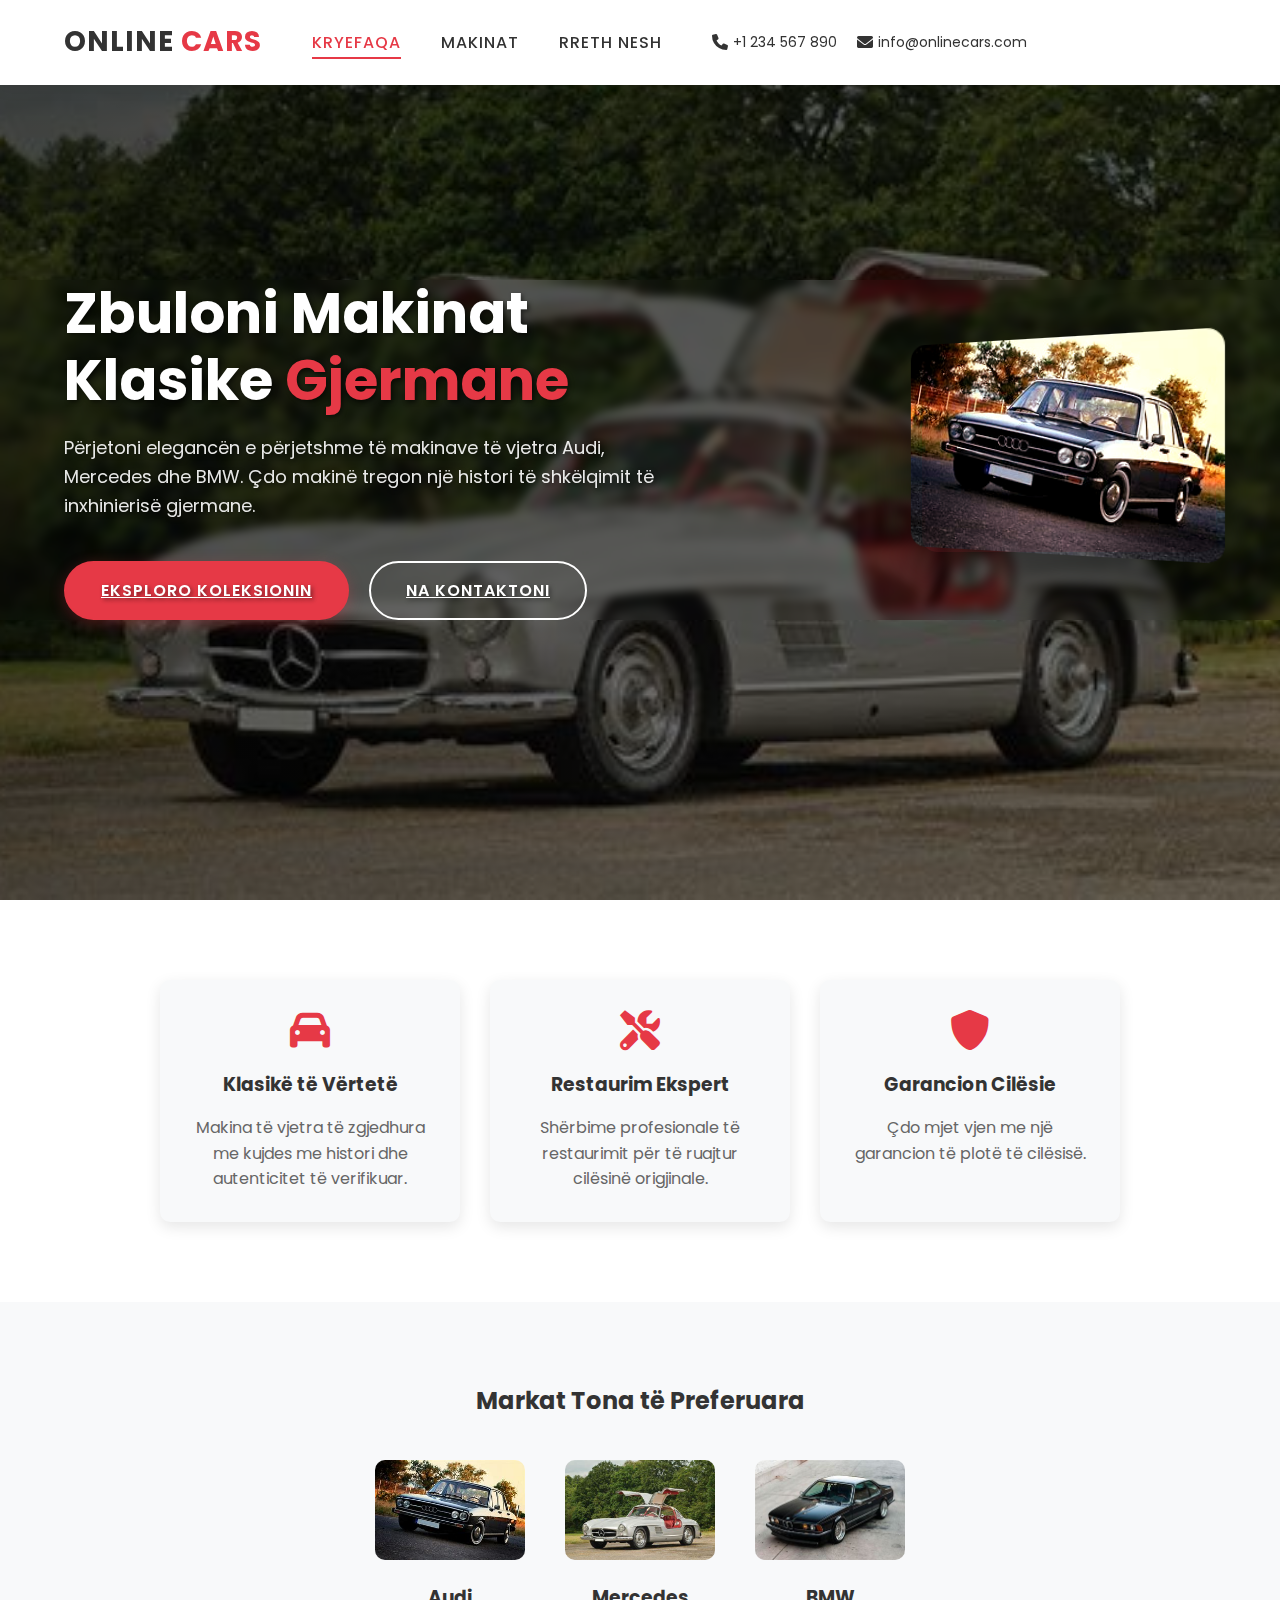
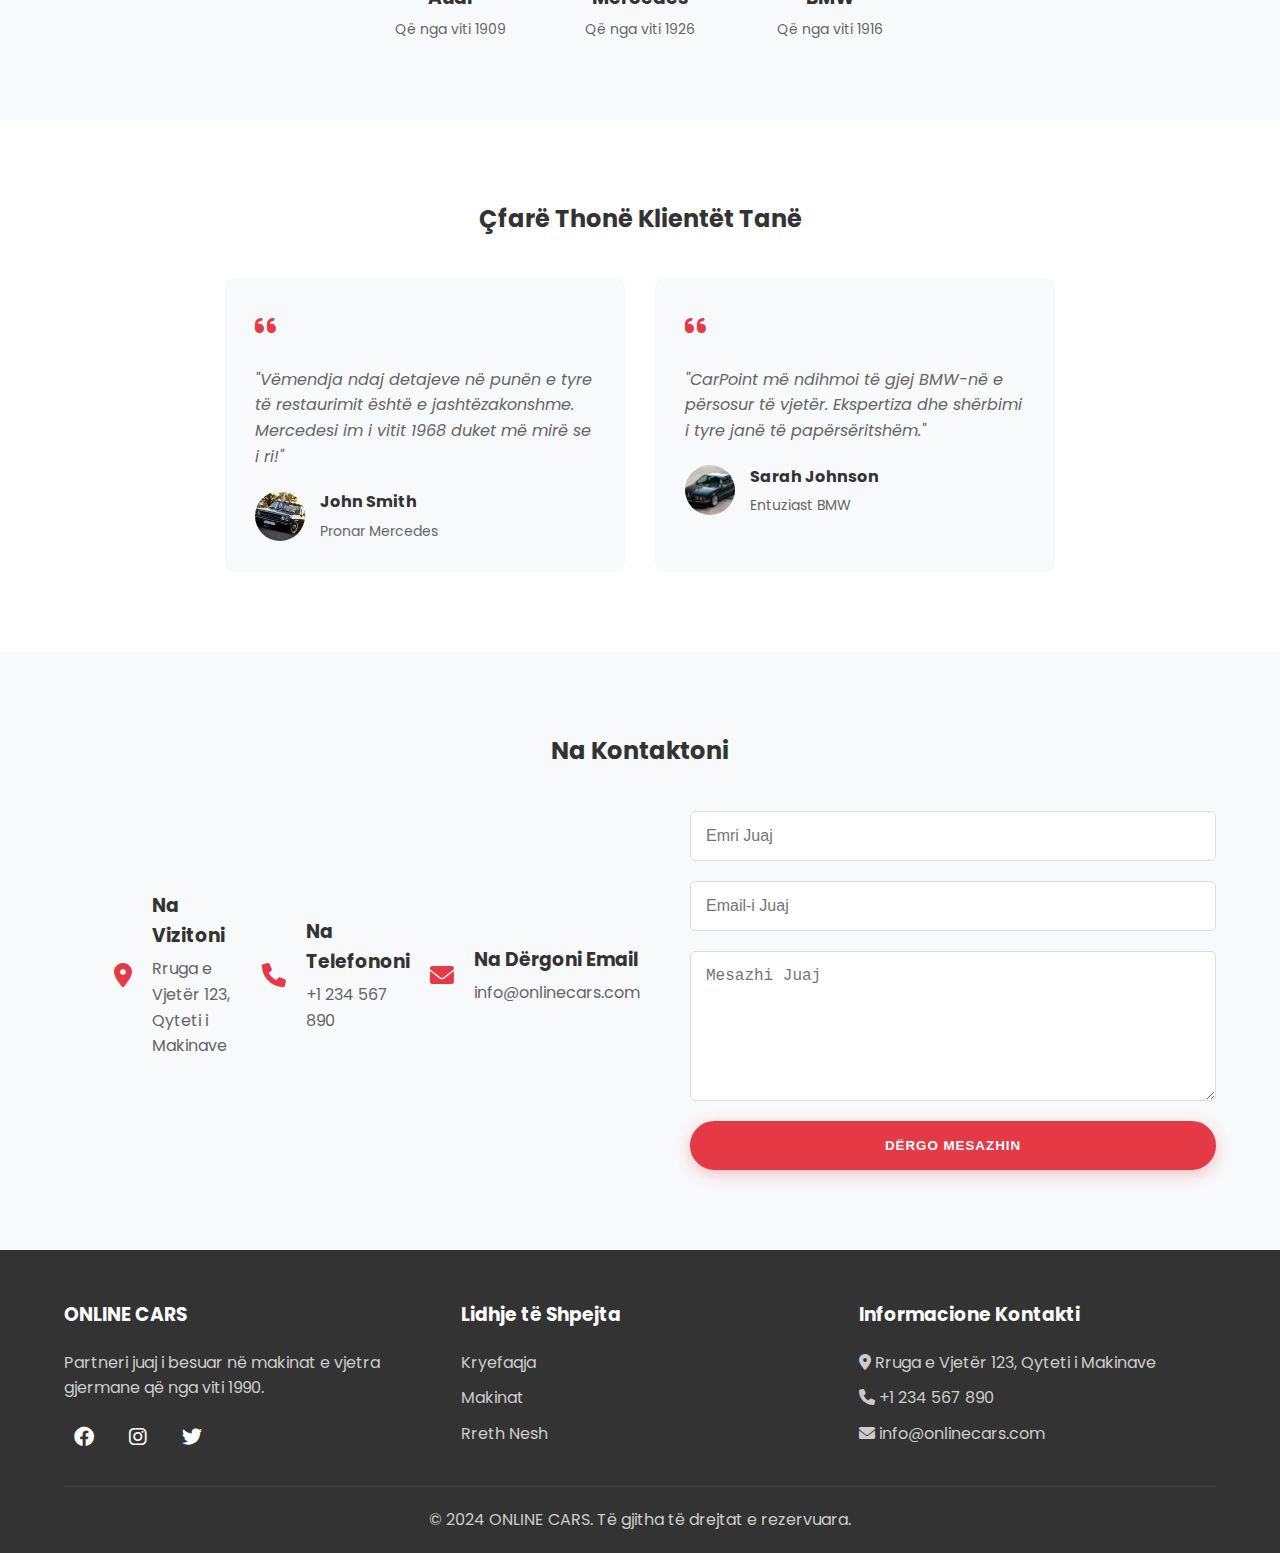
<file: index.html>
<!DOCTYPE html>
<html lang="sq">
<head>
  <meta charset="UTF-8">
  <meta name="viewport" content="width=device-width, initial-scale=1">
  <title>ONLINE CARS - Makina Klasike Gjermane</title>
  <link rel="stylesheet" href="style.css">
  <link rel="stylesheet" href="https://cdnjs.cloudflare.com/ajax/libs/font-awesome/6.0.0/css/all.min.css">
</head>
<body>

  <nav class="navbar">
    <div class="logo">ONLINE <span>CARS</span></div>
    <ul class="nav-links">
      <li><a href="index.html" class="active">KRYEFAQA</a></li>
      <li><a href="cars.html">MAKINAT</a></li>
      <li><a href="about.html">RRETH NESH</a></li>
    </ul>
    <div class="contact-info">
      <a href="tel:+1234567890"><i class="fas fa-phone"></i> +1 234 567 890</a>
      <a href="mailto:info@onlinecars.com"><i class="fas fa-envelope"></i> info@onlinecars.com</a>
    </div>
  </nav>

  <section class="hero">
    <div class="hero-background">
      <img src="mercedes.jpg" alt="Mercedes Background" class="background-image">
      <div class="background-overlay"></div>
    </div>
    <div class="hero-content">
      <div class="hero-text">
        <h1>Zbuloni Makinat Klasike <span>Gjermane</span></h1>
        <p>Përjetoni elegancën e përjetshme të makinave të vjetra Audi, Mercedes dhe BMW. Çdo makinë tregon një histori të shkëlqimit të inxhinierisë gjermane.</p>
        <div class="hero-buttons">
          <a href="cars.html" class="btn primary-btn">Eksploro Koleksionin</a>
          <a href="#contact" class="btn secondary-btn">Na Kontaktoni</a>
        </div>
      </div>
      <div class="hero-image">
        <img src="audi1.jpg" alt="Audi Oldtimer" class="hero-car">
        <div class="image-overlay"></div>
      </div>
    </div>
  </section>

  <section class="features">
    <div class="feature-card">
      <i class="fas fa-car"></i>
      <h3>Klasikë të Vërtetë</h3>
      <p>Makina të vjetra të zgjedhura me kujdes me histori dhe autenticitet të verifikuar.</p>
    </div>
    <div class="feature-card">
      <i class="fas fa-tools"></i>
      <h3>Restaurim Ekspert</h3>
      <p>Shërbime profesionale të restaurimit për të ruajtur cilësinë origjinale.</p>
    </div>
    <div class="feature-card">
      <i class="fas fa-shield-alt"></i>
      <h3>Garancion Cilësie</h3>
      <p>Çdo mjet vjen me një garancion të plotë të cilësisë.</p>
    </div>
  </section>

  <section class="brands">
    <h2>Markat Tona të Preferuara</h2>
    <div class="brand-logos">
      <div class="brand-logo">
        <img src="audi1.jpg" alt="Audi">
        <h3>Audi</h3>
        <p>Që nga viti 1909</p>
      </div>
      <div class="brand-logo">
        <img src="mercedes.jpg" alt="Mercedes">
        <h3>Mercedes</h3>
        <p>Që nga viti 1926</p>
      </div>
      <div class="brand-logo">
        <img src="bmw.jpg" alt="BMW">
        <h3>BMW</h3>
        <p>Që nga viti 1916</p>
      </div>
    </div>
  </section>

  <section class="testimonials">
    <h2>Çfarë Thonë Klientët Tanë</h2>
    <div class="testimonial-container">
      <div class="testimonial">
        <div class="quote"><i class="fas fa-quote-left"></i></div>
        <p>"Vëmendja ndaj detajeve në punën e tyre të restaurimit është e jashtëzakonshme. Mercedesi im i vitit 1968 duket më mirë se i ri!"</p>
        <div class="client">
          <img src="audi1.jpg" alt="Klient">
          <div>
            <h4>John Smith</h4>
            <p>Pronar Mercedes</p>
          </div>
        </div>
      </div>
      <div class="testimonial">
        <div class="quote"><i class="fas fa-quote-left"></i></div>
        <p>"CarPoint më ndihmoi të gjej BMW-në e përsosur të vjetër. Ekspertiza dhe shërbimi i tyre janë të papërsëritshëm."</p>
        <div class="client">
          <img src="bmw.jpg" alt="Klient">
          <div>
            <h4>Sarah Johnson</h4>
            <p>Entuziast BMW</p>
          </div>
        </div>
      </div>
    </div>
  </section>

  <section id="contact" class="contact">
    <h2>Na Kontaktoni</h2>
    <div class="contact-container">
      <div class="contact-info">
        <div class="contact-item">
          <i class="fas fa-map-marker-alt"></i>
          <div>
            <h3>Na Vizitoni</h3>
            <p>Rruga e Vjetër 123, Qyteti i Makinave</p>
          </div>
        </div>
        <div class="contact-item">
          <i class="fas fa-phone"></i>
          <div>
            <h3>Na Telefononi</h3>
            <p>+1 234 567 890</p>
          </div>
        </div>
        <div class="contact-item">
          <i class="fas fa-envelope"></i>
          <div>
            <h3>Na Dërgoni Email</h3>
            <p>info@onlinecars.com</p>
          </div>
        </div>
      </div>
      <form class="contact-form">
        <input type="text" placeholder="Emri Juaj" required>
        <input type="email" placeholder="Email-i Juaj" required>
        <textarea placeholder="Mesazhi Juaj" required></textarea>
        <button type="submit" class="btn primary-btn">Dërgo Mesazhin</button>
      </form>
    </div>
  </section>

  <footer>
    <div class="footer-content">
      <div class="footer-section">
        <h3>ONLINE CARS</h3>
        <p>Partneri juaj i besuar në makinat e vjetra gjermane që nga viti 1990.</p>
        <div class="social-links">
          <a href="#"><i class="fab fa-facebook"></i></a>
          <a href="#"><i class="fab fa-instagram"></i></a>
          <a href="#"><i class="fab fa-twitter"></i></a>
        </div>
      </div>
      <div class="footer-section">
        <h3>Lidhje të Shpejta</h3>
        <ul>
          <li><a href="index.html">Kryefaqja</a></li>
          <li><a href="cars.html">Makinat</a></li>
          <li><a href="about.html">Rreth Nesh</a></li>
        </ul>
      </div>
      <div class="footer-section">
        <h3>Informacione Kontakti</h3>
        <p><i class="fas fa-map-marker-alt"></i> Rruga e Vjetër 123, Qyteti i Makinave</p>
        <p><i class="fas fa-phone"></i> +1 234 567 890</p>
        <p><i class="fas fa-envelope"></i> info@onlinecars.com</p>
      </div>
    </div>
    <div class="footer-bottom">
      <p>&copy; 2024 ONLINE CARS. Të gjitha të drejtat e rezervuara.</p>
    </div>
  </footer>

<script src="script.js"></script>
</body>
</html>
</file>
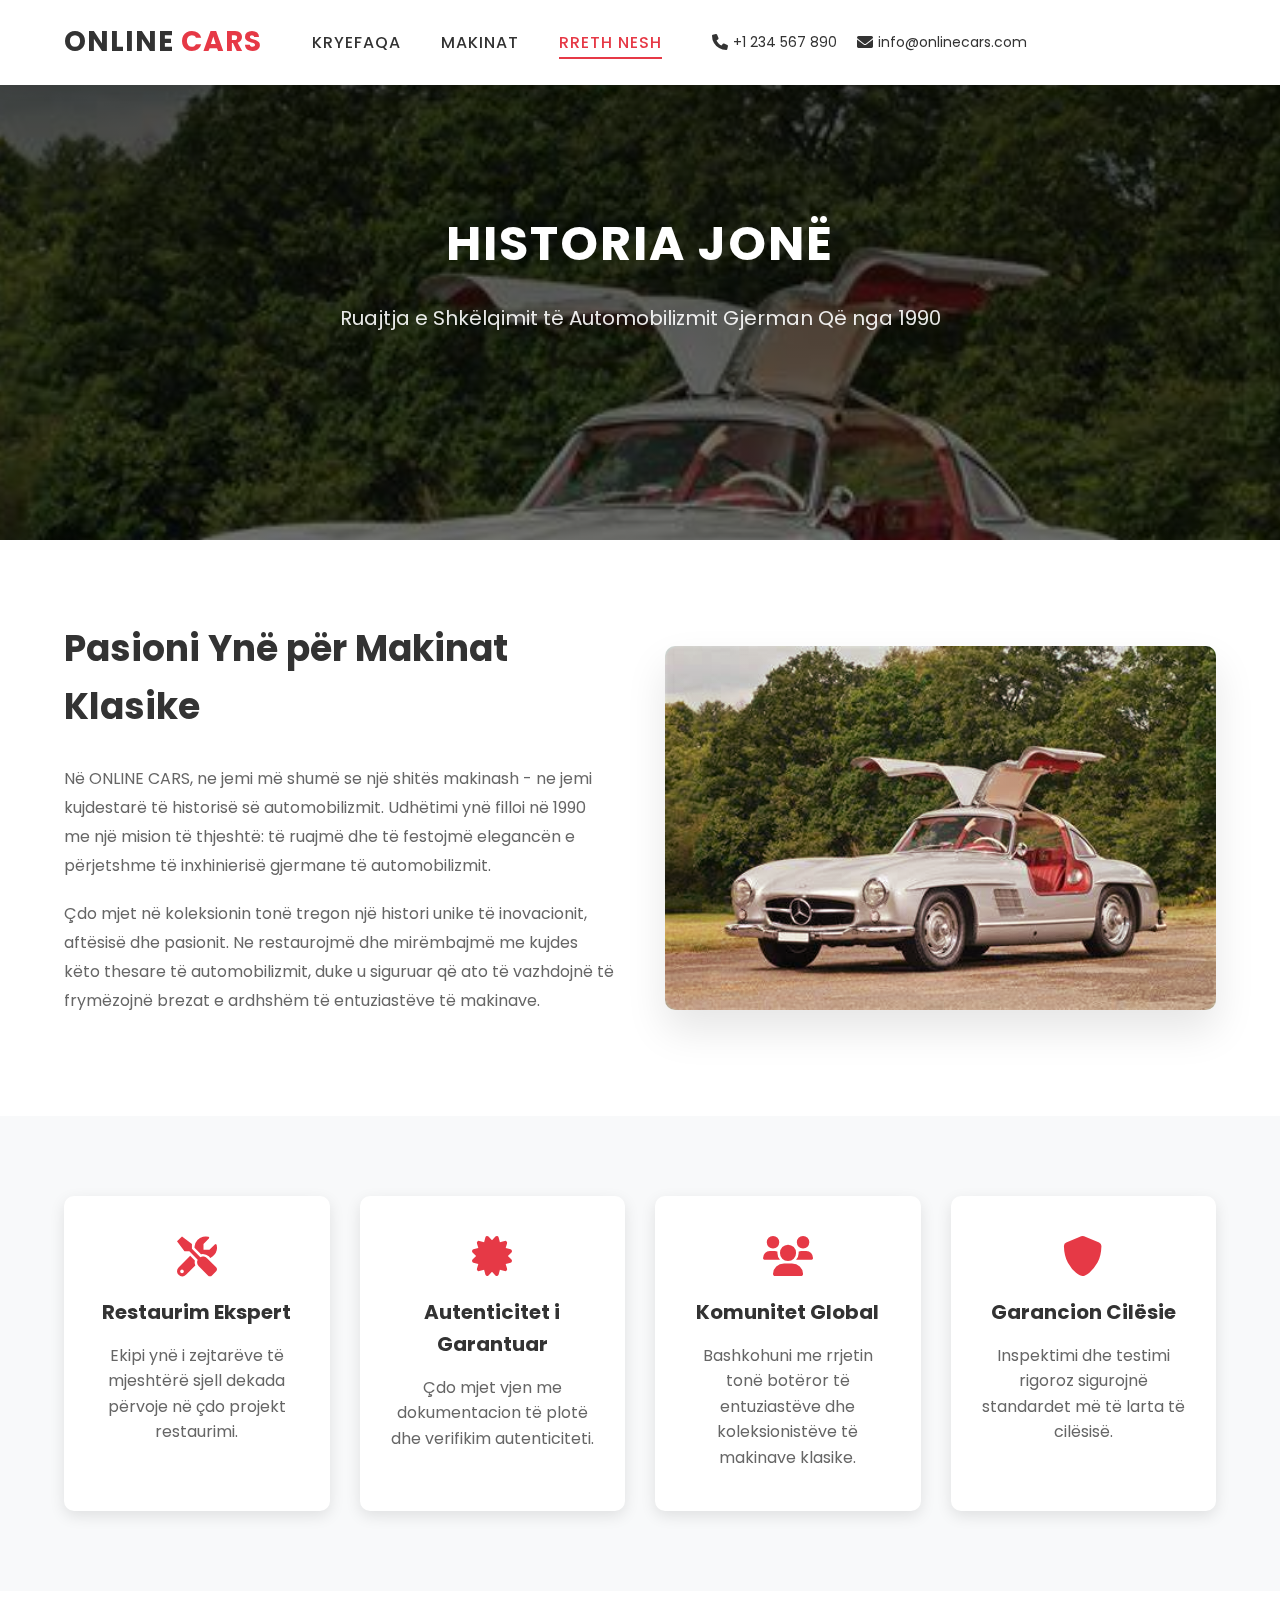
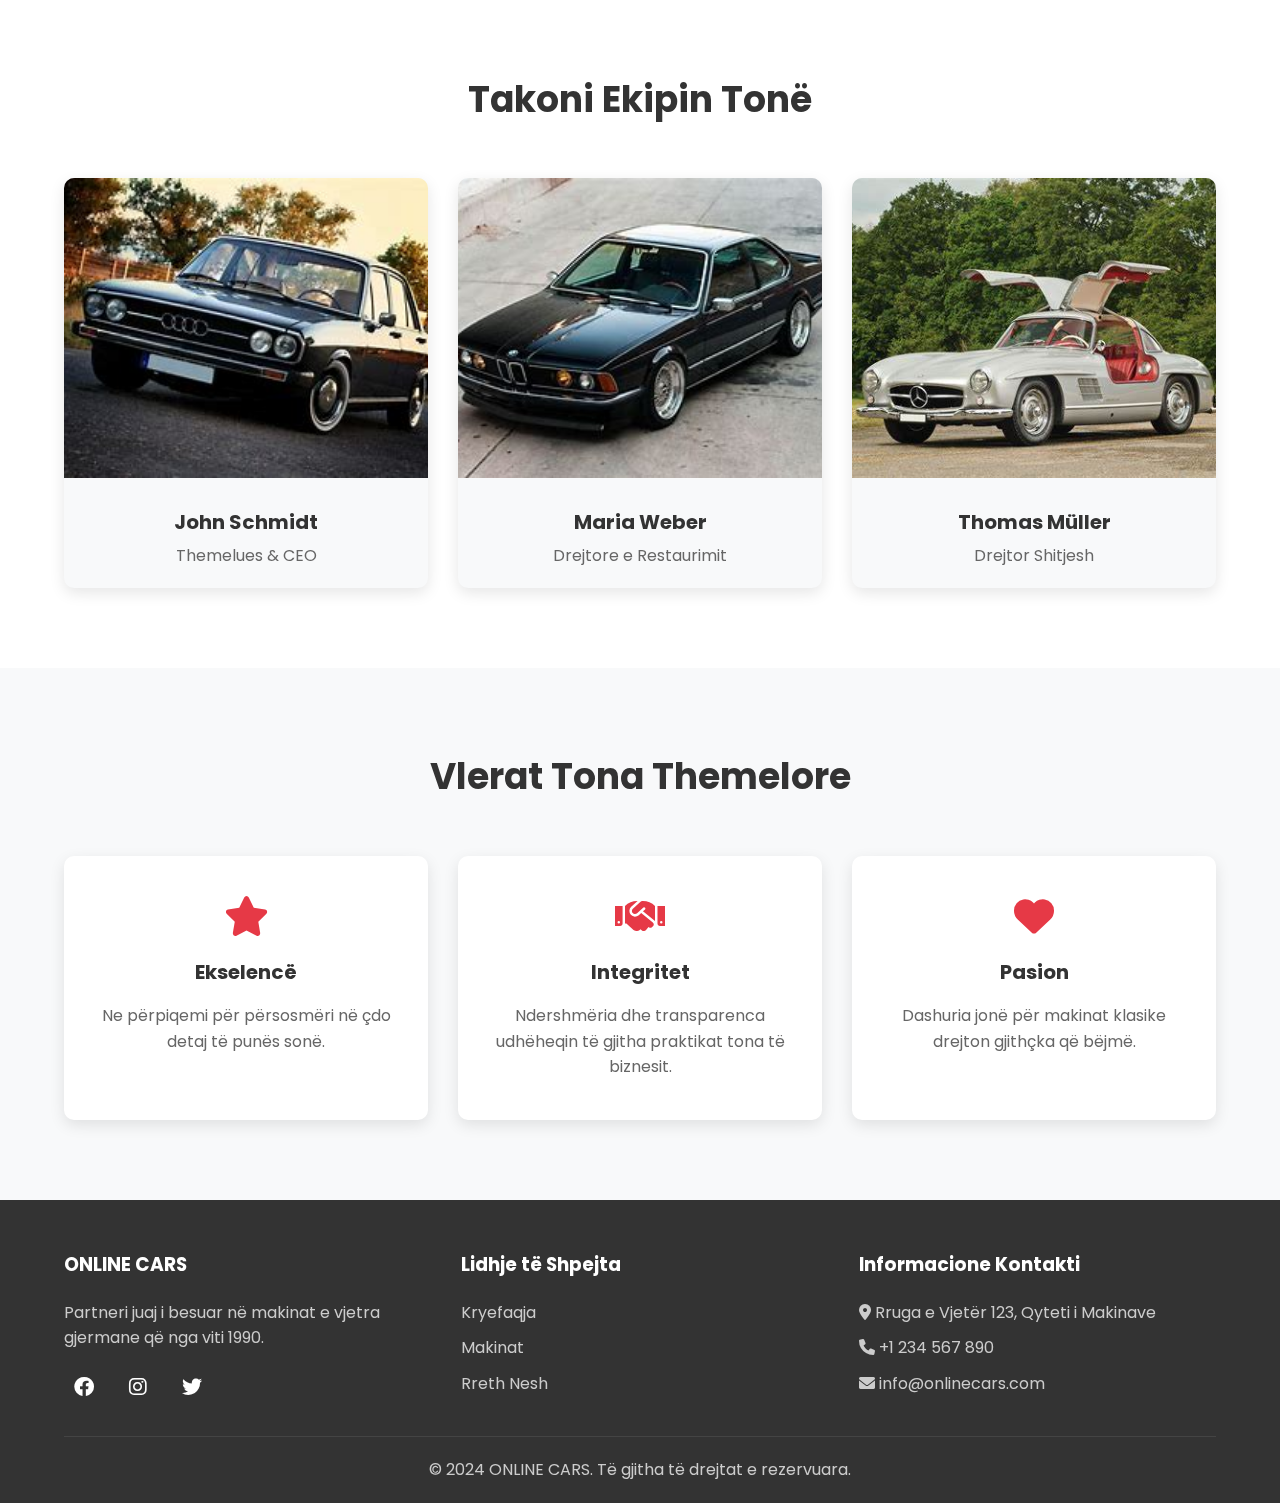
<file: about.html>
<!DOCTYPE html>
<html lang="sq">
<head>
  <meta charset="UTF-8">
  <meta name="viewport" content="width=device-width, initial-scale=1">
  <title>Rreth Nesh - ONLINE CARS</title>
  <link rel="stylesheet" href="style.css">
  <link rel="stylesheet" href="https://cdnjs.cloudflare.com/ajax/libs/font-awesome/6.0.0/css/all.min.css">
</head>
<body>

<nav class="navbar">
  <div class="logo">ONLINE <span>CARS</span></div>
  <ul class="nav-links">
    <li><a href="index.html">KRYEFAQA</a></li>
    <li><a href="cars.html">MAKINAT</a></li>
    <li><a href="about.html" class="active">RRETH NESH</a></li>
  </ul>
  <div class="contact-info">
    <a href="tel:+1234567890"><i class="fas fa-phone"></i> +1 234 567 890</a>
    <a href="mailto:info@onlinecars.com"><i class="fas fa-envelope"></i> info@onlinecars.com</a>
  </div>
</nav>

<section class="about-hero">
  <div class="about-hero-content">
    <h1>Historia Jonë</h1>
    <p>Ruajtja e Shkëlqimit të Automobilizmit Gjerman Që nga 1990</p>
  </div>
</section>

<section class="about-content">
  <div class="about-container">
    <div class="about-text">
      <h2>Pasioni Ynë për Makinat Klasike</h2>
      <p>Në ONLINE CARS, ne jemi më shumë se një shitës makinash - ne jemi kujdestarë të historisë së automobilizmit. Udhëtimi ynë filloi në 1990 me një mision të thjeshtë: të ruajmë dhe të festojmë elegancën e përjetshme të inxhinierisë gjermane të automobilizmit.</p>
      <p>Çdo mjet në koleksionin tonë tregon një histori unike të inovacionit, aftësisë dhe pasionit. Ne restaurojmë dhe mirëmbajmë me kujdes këto thesare të automobilizmit, duke u siguruar që ato të vazhdojnë të frymëzojnë brezat e ardhshëm të entuziastëve të makinave.</p>
    </div>
    <div class="about-image">
      <img src="mercedes.jpg" alt="Punëtoria Jonë">
      <div class="image-overlay"></div>
    </div>
  </div>
</section>

<section class="about-features">
  <div class="feature-grid">
    <div class="feature-item">
      <i class="fas fa-tools"></i>
      <h3>Restaurim Ekspert</h3>
      <p>Ekipi ynë i zejtarëve të mjeshtërë sjell dekada përvoje në çdo projekt restaurimi.</p>
    </div>
    <div class="feature-item">
      <i class="fas fa-certificate"></i>
      <h3>Autenticitet i Garantuar</h3>
      <p>Çdo mjet vjen me dokumentacion të plotë dhe verifikim autenticiteti.</p>
    </div>
    <div class="feature-item">
      <i class="fas fa-users"></i>
      <h3>Komunitet Global</h3>
      <p>Bashkohuni me rrjetin tonë botëror të entuziastëve dhe koleksionistëve të makinave klasike.</p>
    </div>
    <div class="feature-item">
      <i class="fas fa-shield-alt"></i>
      <h3>Garancion Cilësie</h3>
      <p>Inspektimi dhe testimi rigoroz sigurojnë standardet më të larta të cilësisë.</p>
    </div>
  </div>
</section>

<section class="team-section">
  <h2>Takoni Ekipin Tonë</h2>
  <div class="team-grid">
    <div class="team-member">
      <div class="member-image">
        <img src="audi1.jpg" alt="Anëtar i Ekipit">
        <div class="member-overlay">
          <div class="social-links">
            <a href="#"><i class="fab fa-linkedin"></i></a>
            <a href="#"><i class="fab fa-twitter"></i></a>
          </div>
        </div>
      </div>
      <h3>John Schmidt</h3>
      <p>Themelues & CEO</p>
    </div>
    <div class="team-member">
      <div class="member-image">
        <img src="bmw.jpg" alt="Anëtar i Ekipit">
        <div class="member-overlay">
          <div class="social-links">
            <a href="#"><i class="fab fa-linkedin"></i></a>
            <a href="#"><i class="fab fa-twitter"></i></a>
          </div>
        </div>
      </div>
      <h3>Maria Weber</h3>
      <p>Drejtore e Restaurimit</p>
    </div>
    <div class="team-member">
      <div class="member-image">
        <img src="mercedes.jpg" alt="Anëtar i Ekipit">
        <div class="member-overlay">
          <div class="social-links">
            <a href="#"><i class="fab fa-linkedin"></i></a>
            <a href="#"><i class="fab fa-twitter"></i></a>
          </div>
        </div>
      </div>
      <h3>Thomas Müller</h3>
      <p>Drejtor Shitjesh</p>
    </div>
  </div>
</section>

<section class="values-section">
  <h2>Vlerat Tona Themelore</h2>
  <div class="values-container">
    <div class="value-item">
      <i class="fas fa-star"></i>
      <h3>Ekselencë</h3>
      <p>Ne përpiqemi për përsosmëri në çdo detaj të punës sonë.</p>
    </div>
    <div class="value-item">
      <i class="fas fa-handshake"></i>
      <h3>Integritet</h3>
      <p>Ndershmëria dhe transparenca udhëheqin të gjitha praktikat tona të biznesit.</p>
    </div>
    <div class="value-item">
      <i class="fas fa-heart"></i>
      <h3>Pasion</h3>
      <p>Dashuria jonë për makinat klasike drejton gjithçka që bëjmë.</p>
    </div>
  </div>
</section>

<footer>
  <div class="footer-content">
    <div class="footer-section">
      <h3>ONLINE CARS</h3>
      <p>Partneri juaj i besuar në makinat e vjetra gjermane që nga viti 1990.</p>
      <div class="social-links">
        <a href="#"><i class="fab fa-facebook"></i></a>
        <a href="#"><i class="fab fa-instagram"></i></a>
        <a href="#"><i class="fab fa-twitter"></i></a>
      </div>
    </div>
    <div class="footer-section">
      <h3>Lidhje të Shpejta</h3>
      <ul>
        <li><a href="index.html">Kryefaqja</a></li>
        <li><a href="cars.html">Makinat</a></li>
        <li><a href="about.html">Rreth Nesh</a></li>
      </ul>
    </div>
    <div class="footer-section">
      <h3>Informacione Kontakti</h3>
      <p><i class="fas fa-map-marker-alt"></i> Rruga e Vjetër 123, Qyteti i Makinave</p>
      <p><i class="fas fa-phone"></i> +1 234 567 890</p>
      <p><i class="fas fa-envelope"></i> info@onlinecars.com</p>
    </div>
  </div>
  <div class="footer-bottom">
    <p>&copy; 2024 ONLINE CARS. Të gjitha të drejtat e rezervuara.</p>
  </div>
</footer>

<script src="script.js"></script>
</body>
</html>
</file>
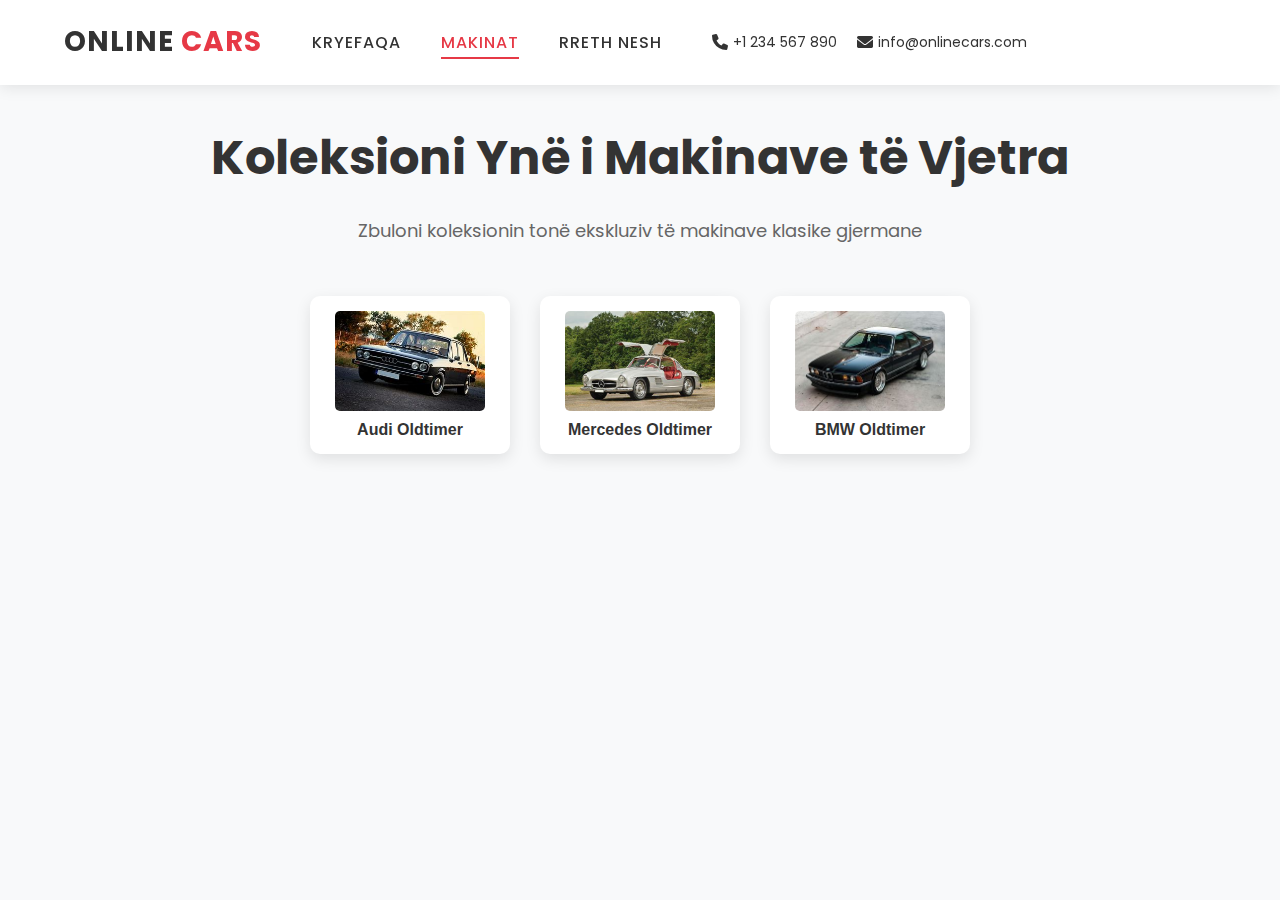
<file: cars.html>
<!DOCTYPE html>
<html lang="sq">
<head>
  <meta charset="UTF-8">
  <meta name="viewport" content="width=device-width, initial-scale=1">
  <title>Makinat - ONLINE CARS</title>
  <link rel="stylesheet" href="style.css">
  <link rel="stylesheet" href="https://cdnjs.cloudflare.com/ajax/libs/font-awesome/6.0.0/css/all.min.css">
</head>
<body>

<nav class="navbar">
  <div class="logo">ONLINE <span>CARS</span></div>
  <ul class="nav-links">
    <li><a href="index.html">KRYEFAQA</a></li>
    <li><a href="cars.html" class="active">MAKINAT</a></li>
    <li><a href="about.html">RRETH NESH</a></li>
  </ul>
  <div class="contact-info">
    <a href="tel:+1234567890"><i class="fas fa-phone"></i> +1 234 567 890</a>
    <a href="mailto:info@onlinecars.com"><i class="fas fa-envelope"></i> info@onlinecars.com</a>
  </div>
</nav>

<section class="cars-section">
  <div class="cars-header">
    <h1>Koleksioni Ynë i Makinave të Vjetra</h1>
    <p>Zbuloni koleksionin tonë ekskluziv të makinave klasike gjermane</p>
  </div>

  <div class="brand-buttons">
    <button class="brand-btn" onclick="showCars('audi')">
      <img src="audi1.jpg" alt="Audi">
      <span>Audi Oldtimer</span>
    </button>
    <button class="brand-btn" onclick="showCars('mercedes')">
      <img src="mercedes.jpg" alt="Mercedes">
      <span>Mercedes Oldtimer</span>
    </button>
    <button class="brand-btn" onclick="showCars('bmw')">
      <img src="bmw.jpg" alt="BMW">
      <span>BMW Oldtimer</span>
    </button>
  </div>

  <div id="cars-gallery" class="cars-gallery">
    <!-- Makinat do të shfaqen këtu përmes JavaScript -->
  </div>
</section>

<script src="script.js"></script>
</body>
</html>
</file>
<file: style.css>
@import url('https://fonts.googleapis.com/css2?family=Poppins:wght@300;400;500;600;700&display=swap');

* {
    margin: 0;
    padding: 0;
    box-sizing: border-box;
}

body {
    font-family: 'Poppins', sans-serif;
    background: #fff;
    line-height: 1.6;
}

.navbar {
    display: flex;
    justify-content: space-between;
    align-items: center;
    padding: 20px 5%;
    background: #fff;
    box-shadow: 0 2px 15px rgba(0,0,0,0.1);
    position: fixed;
    width: 100%;
    top: 0;
    z-index: 1000;
}

.navbar .logo {
    font-size: 28px;
    font-weight: 700;
    color: #333;
    letter-spacing: 1px;
    margin-right: 50px;
}

.navbar .logo span {
    color: #e63946;
}

.nav-links {
    list-style: none;
    display: flex;
    gap: 40px;
    margin: 0 auto;
    padding: 0;
}

.nav-links li a {
    text-decoration: none;
    color: #333;
    font-weight: 500;
    font-size: 16px;
    transition: all 0.3s ease;
    padding: 5px 0;
    position: relative;
    text-transform: uppercase;
    letter-spacing: 1px;
}

.nav-links li a:hover, .nav-links li a.active {
    color: #e63946;
}

.nav-links li a::after {
    content: '';
    position: absolute;
    bottom: 0;
    left: 0;
    width: 0;
    height: 2px;
    background: #e63946;
    transition: width 0.3s ease;
}

.nav-links li a:hover::after, .nav-links li a.active::after {
    width: 100%;
}

/* Hero Section */
.hero {
    position: relative;
    min-height: 100vh;
    display: flex;
    align-items: center;
    overflow: hidden;
    padding: 0;
    background: #000;
}

.hero-background {
    position: absolute;
    top: 0;
    left: 0;
    width: 100%;
    height: 100%;
    z-index: 1;
}

.background-image {
    width: 100%;
    height: 100%;
    object-fit: cover;
    animation: backgroundZoom 20s infinite alternate;
}

.background-overlay {
    position: absolute;
    top: 0;
    left: 0;
    width: 100%;
    height: 100%;
    background: linear-gradient(135deg, rgba(0, 0, 0, 0.7), rgba(0, 0, 0, 0.5));
    z-index: 2;
}

.hero-content {
    position: relative;
    z-index: 3;
    display: flex;
    align-items: center;
    justify-content: space-between;
    padding: 0 5%;
    max-width: 1400px;
    margin: 0 auto;
    width: 100%;
    backdrop-filter: blur(5px);
}

.hero-text {
    max-width: 600px;
    animation: fadeInLeft 1s ease;
    color: white;
    text-shadow: 2px 2px 4px rgba(0, 0, 0, 0.5);
}

.hero-text h1 {
    font-size: 56px;
    margin-bottom: 20px;
    line-height: 1.2;
    color: white;
    font-weight: 700;
}

.hero-text h1 span {
    color: #e63946;
    position: relative;
}

.hero-text h1 span::after {
    content: '';
    position: absolute;
    bottom: -5px;
    left: 0;
    width: 100%;
    height: 3px;
    background: #e63946;
    transform: scaleX(0);
    transform-origin: left;
    transition: transform 0.3s ease;
}

.hero-text:hover h1 span::after {
    transform: scaleX(1);
}

.hero-text p {
    margin-bottom: 40px;
    font-size: 18px;
    color: rgba(255, 255, 255, 0.9);
}

.hero-buttons {
    display: flex;
    gap: 20px;
    margin-top: 30px;
}

.primary-btn {
    background: #e63946;
    color: white;
    border: 2px solid #e63946;
    padding: 15px 35px;
    border-radius: 30px;
    font-weight: 600;
    transition: all 0.3s ease;
    text-transform: uppercase;
    letter-spacing: 1px;
    box-shadow: 0 4px 15px rgba(230, 57, 70, 0.3);
}

.primary-btn:hover {
    background: transparent;
    color: #e63946;
    transform: translateY(-3px);
    box-shadow: 0 6px 20px rgba(230, 57, 70, 0.4);
}

.secondary-btn {
    background: transparent;
    border: 2px solid white;
    color: white;
    padding: 15px 35px;
    border-radius: 30px;
    font-weight: 600;
    transition: all 0.3s ease;
    text-transform: uppercase;
    letter-spacing: 1px;
}

.secondary-btn:hover {
    background: white;
    color: #333;
    transform: translateY(-3px);
    box-shadow: 0 6px 20px rgba(255, 255, 255, 0.4);
}

.hero-image {
    position: relative;
    animation: fadeInRight 1s ease;
    z-index: 1;
    perspective: 1000px;
}

.hero-car {
    width: 100%;
    max-width: 700px;
    height: auto;
    border-radius: 15px;
    box-shadow: 0 25px 50px rgba(0, 0, 0, 0.5);
    transform: perspective(1000px) rotateY(-15deg) translateZ(50px);
    transition: all 0.5s cubic-bezier(0.4, 0, 0.2, 1);
    filter: brightness(1.1) contrast(1.1);
}

.hero-image:hover .hero-car {
    transform: perspective(1000px) rotateY(0deg) translateZ(0);
    box-shadow: 0 30px 60px rgba(0, 0, 0, 0.6);
}

.image-overlay {
    position: absolute;
    top: 0;
    left: 0;
    width: 100%;
    height: 100%;
    background: linear-gradient(45deg, rgba(230, 57, 70, 0.2), rgba(230, 57, 70, 0.1));
    border-radius: 15px;
    mix-blend-mode: overlay;
}

@keyframes fadeInLeft {
    from {
        opacity: 0;
        transform: translateX(-50px);
    }
    to {
        opacity: 1;
        transform: translateX(0);
    }
}

@keyframes fadeInRight {
    from {
        opacity: 0;
        transform: translateX(50px);
    }
    to {
        opacity: 1;
        transform: translateX(0);
    }
}

@media (max-width: 768px) {
    .hero-content {
        flex-direction: column;
        text-align: center;
        padding: 100px 5% 60px;
    }
    
    .hero-text {
        margin-bottom: 40px;
    }
    
    .hero-text h1 {
        font-size: 40px;
    }
    
    .hero-buttons {
        justify-content: center;
    }
    
    .hero-car {
        max-width: 100%;
        transform: none;
    }
    
    .hero-image:hover .hero-car {
        transform: none;
    }
    
    .navbar .logo {
        font-size: 24px;
    }
}

/* Cars Gallery Styles */
#cars-gallery {
    padding: 100px 5% 50px;
    background: #f8f9fa;
}

.filter-buttons {
    display: flex;
    justify-content: center;
    gap: 20px;
    margin-bottom: 40px;
}

.filter-btn {
    padding: 10px 20px;
    border: none;
    background: #fff;
    color: #333;
    border-radius: 30px;
    cursor: pointer;
    transition: all 0.3s ease;
    font-weight: 500;
    box-shadow: 0 2px 10px rgba(0,0,0,0.1);
}

.filter-btn.active {
    background: #e63946;
    color: white;
}

.cars-container {
    display: grid;
    grid-template-columns: repeat(auto-fill, minmax(300px, 1fr));
    gap: 30px;
    padding: 20px;
}

.car-card {
    background: white;
    border-radius: 10px;
    overflow: hidden;
    box-shadow: 0 5px 15px rgba(0,0,0,0.1);
    transition: transform 0.3s ease;
}

.car-card:hover {
    transform: translateY(-5px);
}

.car-image {
    position: relative;
    overflow: hidden;
}

.car-image img {
    width: 100%;
    height: 200px;
    object-fit: cover;
    transition: transform 0.3s ease;
}

.car-card:hover .car-image img {
    transform: scale(1.05);
}

.car-overlay {
    position: absolute;
    top: 0;
    left: 0;
    width: 100%;
    height: 100%;
    background: rgba(0,0,0,0.5);
    display: flex;
    align-items: center;
    justify-content: center;
    opacity: 0;
    transition: opacity 0.3s ease;
}

.car-card:hover .car-overlay {
    opacity: 1;
}

.view-details {
    padding: 10px 20px;
    background: #e63946;
    color: white;
    border: none;
    border-radius: 30px;
    cursor: pointer;
    font-weight: 500;
    transition: all 0.3s ease;
}

.view-details:hover {
    background: #c1121f;
    transform: scale(1.05);
}

.car-info {
    padding: 20px;
}

.car-info h3 {
    margin-bottom: 10px;
    color: #333;
}

.car-info .year {
    color: #666;
    font-size: 14px;
    margin-bottom: 5px;
}

.car-info .price {
    color: #e63946;
    font-weight: 600;
    font-size: 18px;
}

/* Modal Styles */
.car-modal {
    position: fixed;
    top: 0;
    left: 0;
    width: 100%;
    height: 100%;
    background: rgba(0,0,0,0.8);
    display: flex;
    align-items: center;
    justify-content: center;
    z-index: 1000;
}

.modal-content {
    background: white;
    padding: 30px;
    border-radius: 10px;
    max-width: 800px;
    width: 90%;
    max-height: 90vh;
    overflow-y: auto;
    position: relative;
}

.close-modal {
    position: absolute;
    top: 20px;
    right: 20px;
    font-size: 30px;
    cursor: pointer;
    color: #333;
    transition: color 0.3s ease;
}

.close-modal:hover {
    color: #e63946;
}

.modal-content img {
    width: 100%;
    max-height: 400px;
    object-fit: cover;
    border-radius: 5px;
    margin-bottom: 20px;
}

.car-details h2 {
    margin-bottom: 15px;
    color: #333;
}

.car-details p {
    margin-bottom: 10px;
    color: #666;
}

.car-details .price {
    color: #e63946;
    font-weight: 600;
    font-size: 24px;
}

.contact-btn {
    background: #e63946;
    color: white;
    padding: 12px 30px;
    border: none;
    border-radius: 30px;
    cursor: pointer;
    font-weight: 600;
    margin-top: 20px;
    transition: all 0.3s ease;
}

.contact-btn:hover {
    background: #c1121f;
    transform: translateY(-2px);
}

@media (max-width: 768px) {
    .cars-container {
        grid-template-columns: 1fr;
    }
    
    .filter-buttons {
        flex-wrap: wrap;
    }
    
    .modal-content {
        padding: 20px;
    }
    
    .modal-content img {
        max-height: 300px;
    }
}

/* Cars Section Styles */
.cars-section {
    padding: 120px 5% 50px;
    background: #f8f9fa;
    min-height: 100vh;
}

.cars-header {
    text-align: center;
    margin-bottom: 50px;
}

.cars-header h1 {
    font-size: 48px;
    color: #333;
    margin-bottom: 20px;
}

.cars-header p {
    font-size: 18px;
    color: #666;
    max-width: 600px;
    margin: 0 auto;
}

.brand-buttons {
    display: flex;
    justify-content: center;
    gap: 30px;
    margin-bottom: 50px;
    flex-wrap: wrap;
}

.brand-btn {
    background: white;
    border: none;
    border-radius: 10px;
    padding: 15px;
    cursor: pointer;
    transition: all 0.3s ease;
    box-shadow: 0 5px 15px rgba(0,0,0,0.1);
    display: flex;
    flex-direction: column;
    align-items: center;
    width: 200px;
}

.brand-btn:hover {
    transform: translateY(-5px);
    box-shadow: 0 8px 20px rgba(0,0,0,0.2);
}

.brand-btn img {
    width: 150px;
    height: 100px;
    object-fit: cover;
    border-radius: 5px;
    margin-bottom: 10px;
}

.brand-btn span {
    font-size: 16px;
    font-weight: 600;
    color: #333;
}

.cars-gallery {
    padding: 20px;
}

@media (max-width: 768px) {
    .cars-section {
        padding: 100px 5% 30px;
    }
    
    .cars-header h1 {
        font-size: 36px;
    }
    
    .brand-buttons {
        gap: 20px;
    }
    
    .brand-btn {
        width: 150px;
    }
    
    .brand-btn img {
        width: 120px;
        height: 80px;
    }
}

/* Navbar Contact Info */
.contact-info {
    display: flex;
    gap: 20px;
    align-items: center;
    margin-left: 50px;
}

.contact-info a {
    color: #333;
    text-decoration: none;
    display: flex;
    align-items: center;
    gap: 5px;
    transition: color 0.3s ease;
    font-size: 14px;
}

.contact-info a:hover {
    color: #e63946;
}

.contact-info i {
    font-size: 16px;
}

@media (max-width: 1024px) {
    .navbar {
        padding: 15px 3%;
    }
    
    .nav-links {
        gap: 20px;
    }
    
    .contact-info {
        display: none;
    }
}

@media (max-width: 768px) {
    .navbar {
        flex-direction: column;
        padding: 15px;
    }
    
    .navbar .logo {
        margin: 0 0 15px 0;
    }
    
    .nav-links {
        flex-direction: column;
        text-align: center;
        gap: 15px;
    }
}

/* Features Section */
.features {
    display: flex;
    justify-content: center;
    gap: 30px;
    padding: 80px 5%;
    background: #fff;
}

.feature-card {
    text-align: center;
    padding: 30px;
    background: #f8f9fa;
    border-radius: 10px;
    box-shadow: 0 5px 15px rgba(0,0,0,0.1);
    transition: transform 0.3s ease;
    max-width: 300px;
}

.feature-card:hover {
    transform: translateY(-10px);
}

.feature-card i {
    font-size: 40px;
    color: #e63946;
    margin-bottom: 20px;
}

.feature-card h3 {
    margin-bottom: 15px;
    color: #333;
}

.feature-card p {
    color: #666;
}

/* Brands Section */
.brands {
    padding: 80px 5%;
    background: #f8f9fa;
    text-align: center;
}

.brands h2 {
    margin-bottom: 40px;
    color: #333;
}

.brand-logos {
    display: flex;
    justify-content: center;
    gap: 40px;
    flex-wrap: wrap;
}

.brand-logo {
    text-align: center;
    max-width: 200px;
}

.brand-logo img {
    width: 150px;
    height: 100px;
    object-fit: cover;
    border-radius: 10px;
    margin-bottom: 15px;
}

.brand-logo h3 {
    color: #333;
    margin-bottom: 5px;
}

.brand-logo p {
    color: #666;
    font-size: 14px;
}

/* Testimonials Section */
.testimonials {
    padding: 80px 5%;
    background: #fff;
    text-align: center;
}

.testimonials h2 {
    margin-bottom: 40px;
    color: #333;
}

.testimonial-container {
    display: flex;
    justify-content: center;
    gap: 30px;
    flex-wrap: wrap;
}

.testimonial {
    background: #f8f9fa;
    padding: 30px;
    border-radius: 10px;
    max-width: 400px;
    text-align: left;
    position: relative;
}

.quote {
    color: #e63946;
    font-size: 24px;
    margin-bottom: 20px;
}

.testimonial p {
    color: #666;
    margin-bottom: 20px;
    font-style: italic;
}

.client {
    display: flex;
    align-items: center;
    gap: 15px;
}

.client img {
    width: 50px;
    height: 50px;
    border-radius: 50%;
    object-fit: cover;
}

.client h4 {
    color: #333;
    margin-bottom: 5px;
}

.client p {
    color: #666;
    font-size: 14px;
    margin: 0;
    font-style: normal;
}

/* Contact Section */
.contact {
    padding: 80px 5%;
    background: #f8f9fa;
}

.contact h2 {
    text-align: center;
    margin-bottom: 40px;
    color: #333;
}

.contact-container {
    display: flex;
    gap: 50px;
    max-width: 1200px;
    margin: 0 auto;
}

.contact-info {
    flex: 1;
}

.contact-item {
    display: flex;
    align-items: center;
    gap: 20px;
    margin-bottom: 30px;
}

.contact-item i {
    font-size: 24px;
    color: #e63946;
}

.contact-item h3 {
    color: #333;
    margin-bottom: 5px;
}

.contact-item p {
    color: #666;
}

.contact-form {
    flex: 1;
    display: flex;
    flex-direction: column;
    gap: 20px;
}

.contact-form input,
.contact-form textarea {
    padding: 15px;
    border: 1px solid #ddd;
    border-radius: 5px;
    font-size: 16px;
}

.contact-form textarea {
    height: 150px;
    resize: vertical;
}

/* Footer */
footer {
    background: #333;
    color: white;
    padding: 50px 5% 20px;
}

.footer-content {
    display: flex;
    justify-content: space-between;
    flex-wrap: wrap;
    gap: 40px;
    margin-bottom: 30px;
}

.footer-section {
    flex: 1;
    min-width: 250px;
}

.footer-section h3 {
    margin-bottom: 20px;
    color: white;
}

.footer-section p {
    color: #ccc;
    margin-bottom: 10px;
}

.social-links {
    display: flex;
    gap: 15px;
    margin-top: 20px;
}

.social-links a {
    color: white;
    font-size: 20px;
    transition: color 0.3s ease;
}

.social-links a:hover {
    color: #e63946;
}

.footer-section ul {
    list-style: none;
}

.footer-section ul li {
    margin-bottom: 10px;
}

.footer-section ul li a {
    color: #ccc;
    text-decoration: none;
    transition: color 0.3s ease;
}

.footer-section ul li a:hover {
    color: #e63946;
}

.footer-bottom {
    text-align: center;
    padding-top: 20px;
    border-top: 1px solid #444;
}

.footer-bottom p {
    color: #ccc;
}

@media (max-width: 768px) {
    .contact-info {
        display: none;
    }
    
    .contact-container {
        flex-direction: column;
    }
    
    .features {
        flex-direction: column;
        align-items: center;
    }
    
    .testimonial-container {
        flex-direction: column;
        align-items: center;
    }
    
    .footer-content {
        flex-direction: column;
        gap: 30px;
    }
}

@keyframes backgroundZoom {
    0% {
        transform: scale(1);
    }
    100% {
        transform: scale(1.1);
    }
}

/* About Page Styles */
.about-hero {
    position: relative;
    height: 60vh;
    display: flex;
    align-items: center;
    justify-content: center;
    background: linear-gradient(rgba(0, 0, 0, 0.7), rgba(0, 0, 0, 0.5)),
                url('mercedes.jpg') center/cover no-repeat fixed;
    color: white;
    text-align: center;
}

.about-hero-content {
    z-index: 2;
    animation: fadeInUp 1s ease;
}

.about-hero h1 {
    font-size: 48px;
    margin-bottom: 20px;
    text-transform: uppercase;
    letter-spacing: 2px;
}

.about-hero p {
    font-size: 20px;
    opacity: 0.9;
}

.about-content {
    padding: 80px 5%;
    background: #fff;
}

.about-container {
    max-width: 1200px;
    margin: 0 auto;
    display: flex;
    align-items: center;
    gap: 50px;
}

.about-text {
    flex: 1;
}

.about-text h2 {
    font-size: 36px;
    margin-bottom: 30px;
    color: #333;
}

.about-text p {
    font-size: 16px;
    line-height: 1.8;
    color: #666;
    margin-bottom: 20px;
}

.about-image {
    flex: 1;
    position: relative;
    border-radius: 10px;
    overflow: hidden;
    box-shadow: 0 20px 40px rgba(0, 0, 0, 0.1);
}

.about-image img {
    width: 100%;
    height: auto;
    display: block;
    transition: transform 0.5s ease;
}

.about-image:hover img {
    transform: scale(1.05);
}

.about-features {
    padding: 80px 5%;
    background: #f8f9fa;
}

.feature-grid {
    display: grid;
    grid-template-columns: repeat(auto-fit, minmax(250px, 1fr));
    gap: 30px;
    max-width: 1200px;
    margin: 0 auto;
}

.feature-item {
    text-align: center;
    padding: 40px 30px;
    background: white;
    border-radius: 10px;
    box-shadow: 0 5px 15px rgba(0, 0, 0, 0.1);
    transition: transform 0.3s ease;
}

.feature-item:hover {
    transform: translateY(-10px);
}

.feature-item i {
    font-size: 40px;
    color: #e63946;
    margin-bottom: 20px;
}

.feature-item h3 {
    font-size: 20px;
    margin-bottom: 15px;
    color: #333;
}

.feature-item p {
    color: #666;
    line-height: 1.6;
}

.team-section {
    padding: 80px 5%;
    background: white;
    text-align: center;
}

.team-section h2 {
    font-size: 36px;
    margin-bottom: 50px;
    color: #333;
}

.team-grid {
    display: grid;
    grid-template-columns: repeat(auto-fit, minmax(250px, 1fr));
    gap: 30px;
    max-width: 1200px;
    margin: 0 auto;
}

.team-member {
    background: #f8f9fa;
    border-radius: 10px;
    overflow: hidden;
    box-shadow: 0 5px 15px rgba(0, 0, 0, 0.1);
    transition: transform 0.3s ease;
}

.team-member:hover {
    transform: translateY(-10px);
}

.member-image {
    position: relative;
    overflow: hidden;
}

.member-image img {
    width: 100%;
    height: 300px;
    object-fit: cover;
    transition: transform 0.5s ease;
}

.member-overlay {
    position: absolute;
    top: 0;
    left: 0;
    width: 100%;
    height: 100%;
    background: rgba(230, 57, 70, 0.8);
    display: flex;
    align-items: center;
    justify-content: center;
    opacity: 0;
    transition: opacity 0.3s ease;
}

.team-member:hover .member-overlay {
    opacity: 1;
}

.social-links a {
    color: white;
    font-size: 20px;
    margin: 0 10px;
    transition: transform 0.3s ease;
}

.social-links a:hover {
    transform: translateY(-5px);
}

.team-member h3 {
    font-size: 20px;
    margin: 20px 0 5px;
    color: #333;
}

.team-member p {
    color: #666;
    margin-bottom: 20px;
}

.values-section {
    padding: 80px 5%;
    background: #f8f9fa;
    text-align: center;
}

.values-section h2 {
    font-size: 36px;
    margin-bottom: 50px;
    color: #333;
}

.values-container {
    display: grid;
    grid-template-columns: repeat(auto-fit, minmax(250px, 1fr));
    gap: 30px;
    max-width: 1200px;
    margin: 0 auto;
}

.value-item {
    background: white;
    padding: 40px 30px;
    border-radius: 10px;
    box-shadow: 0 5px 15px rgba(0, 0, 0, 0.1);
    transition: transform 0.3s ease;
}

.value-item:hover {
    transform: translateY(-10px);
}

.value-item i {
    font-size: 40px;
    color: #e63946;
    margin-bottom: 20px;
}

.value-item h3 {
    font-size: 20px;
    margin-bottom: 15px;
    color: #333;
}

.value-item p {
    color: #666;
    line-height: 1.6;
}

@media (max-width: 768px) {
    .about-container {
        flex-direction: column;
    }
    
    .about-hero h1 {
        font-size: 36px;
    }
    
    .about-hero p {
        font-size: 18px;
    }
    
    .team-grid,
    .values-container {
        grid-template-columns: 1fr;
    }
    
    .feature-grid {
        grid-template-columns: 1fr;
    }
}

@keyframes fadeInUp {
    from {
        opacity: 0;
        transform: translateY(20px);
    }
    to {
        opacity: 1;
        transform: translateY(0);
    }
}
</file>
